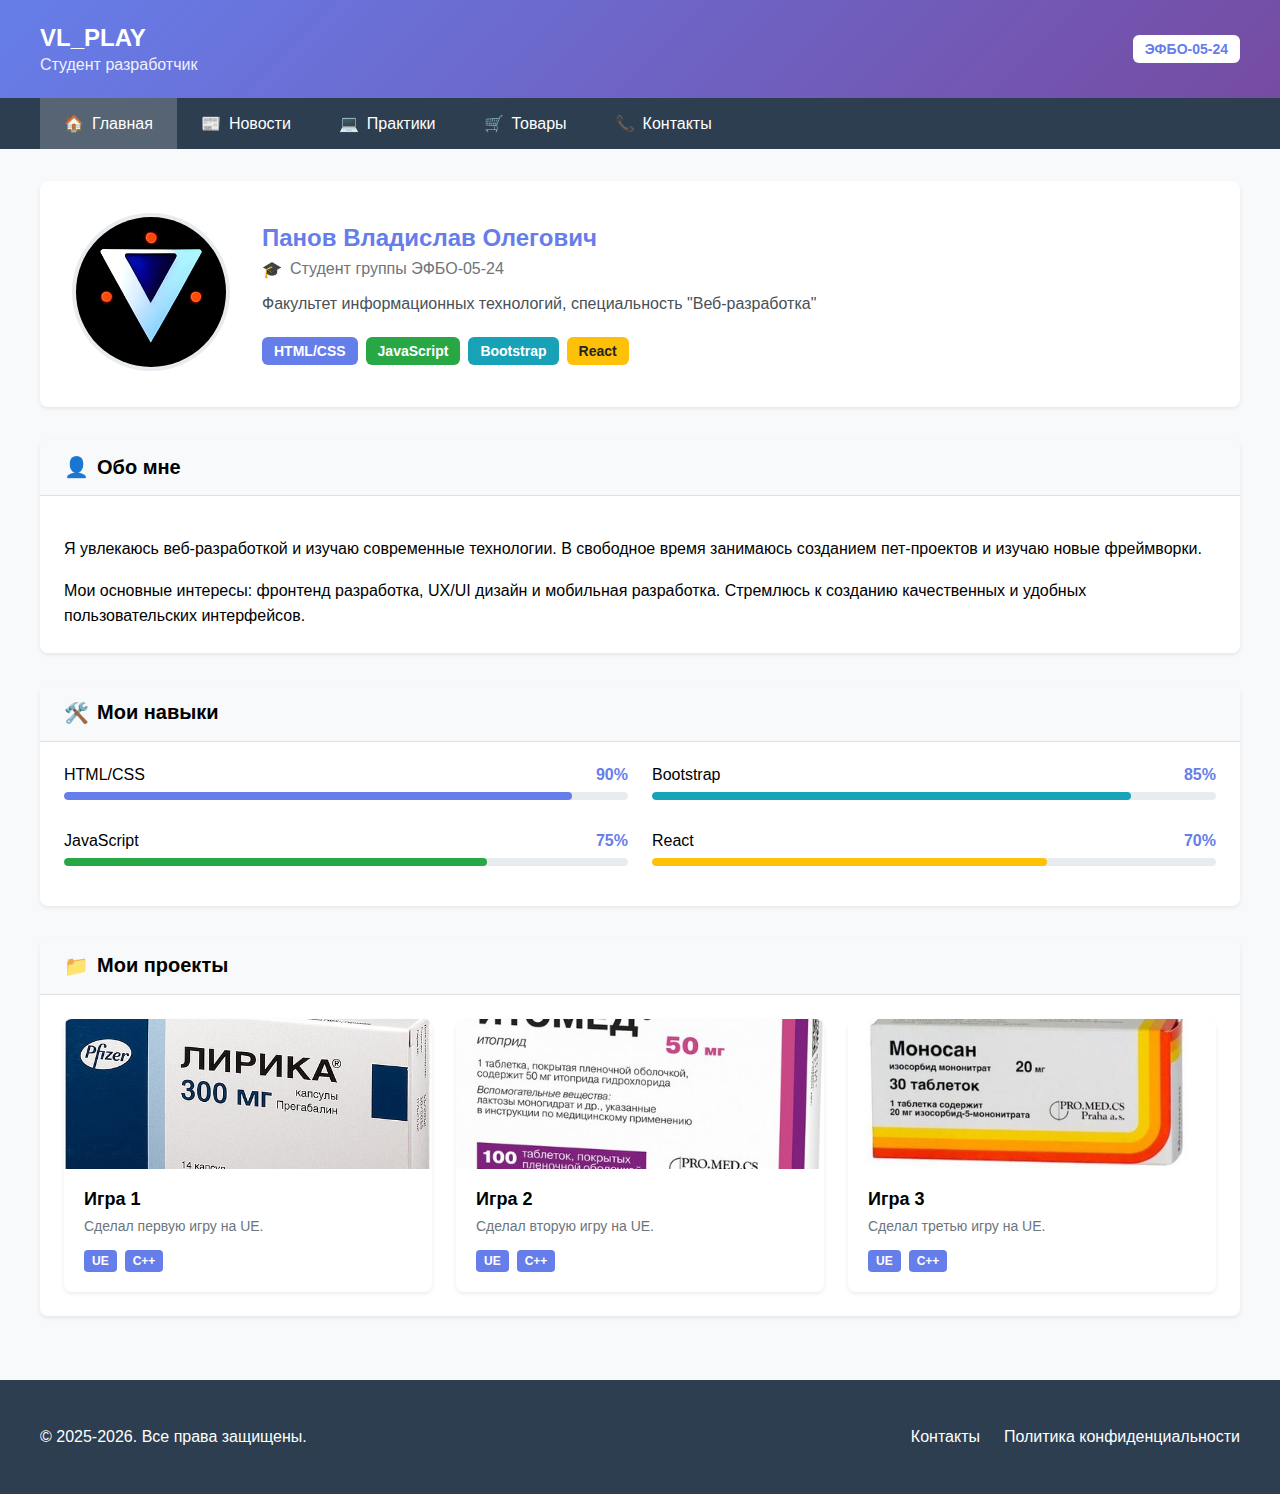
<file: index.html>
<!DOCTYPE html>
<html lang="ru">
<head>
    <meta charset="UTF-8">
    <meta name="viewport" content="width=device-width, initial-scale=1.0">
    <title>VL_PLAY | Главная</title>
    <link rel="stylesheet" href="css/styles.css">
    <link rel="stylesheet" href="css/custom.css">
</head>

<body class="bg-light">
    <div class="container-fluid">
        <!-- Header -->
        <header class="page-header">
            <div class="container">
                <div class="header-content">
                    <div class="header-text">
                        <h1 class="site-title">VL_PLAY</h1>
                        <p class="site-subtitle">Студент разработчик</p>
                    </div>
                    <div class="header-badge">
                        <span class="badge">ЭФБО-05-24</span>
                    </div>
                </div>
            </div>
        </header>

        <!-- Navigation -->
        <nav class="main-nav">
            <div class="container">
                <ul class="nav-menu">
                    <li class="nav-item">
                        <a class="nav-link active" href="index.html">
                            <span class="nav-icon">🏠</span>Главная
                        </a>
                    </li>
                    <li class="nav-item">
                        <a class="nav-link" href="pages/news.html">
                            <span class="nav-icon">📰</span>Новости
                        </a>
                    </li>
                    <li class="nav-item">
                        <a class="nav-link" href="pages/practices.html">
                            <span class="nav-icon">💻</span>Практики
                        </a>
                    </li>
                    <li class="nav-item">
                        <a class="nav-link" href="pages/goods.html">
                            <span class="nav-icon">🛒</span>Товары
                        </a>
                    </li>
                    <li class="nav-item">
                        <a class="nav-link" href="pages/contacts.html">
                            <span class="nav-icon">📞</span>Контакты
                        </a>
                    </li>
                </ul>
            </div>
        </nav>

        <!-- Main Content -->
        <main class="main-content container">
            <!-- Profile Section -->
            <section class="section">
                <div class="card profile-card">
                    <div class="card-body">
                        <div class="profile-content">
                            <div class="profile-image">
                                <img src="./assets/logo.png" alt="Фото студента" class="profile-img">
                            </div>
                            <div class="profile-info">
                                <h2 class="profile-name">Панов Владислав Олегович</h2>
                                <p class="profile-meta">
                                    <span class="meta-icon">🎓</span>
                                    Студент группы ЭФБО-05-24
                                </p>
                                <p class="profile-description">
                                    Факультет информационных технологий, специальность "Веб-разработка"
                                </p>
                                <div class="skills-tags">
                                    <span class="skill-tag html">HTML/CSS</span>
                                    <span class="skill-tag js">JavaScript</span>
                                    <span class="skill-tag bootstrap">Bootstrap</span>
                                    <span class="skill-tag react">React</span>
                                </div>
                            </div>
                        </div>
                    </div>
                </div>
            </section>

            <!-- About Section -->
            <section class="section">
                <div class="card">
                    <div class="card-header">
                        <h3 class="card-title">
                            <span class="title-icon">👤</span>
                            Обо мне
                        </h3>
                    </div>
                    <div class="card-body">
                        <p class="card-text">
                            Я увлекаюсь веб-разработкой и изучаю современные технологии.
                            В свободное время занимаюсь созданием пет-проектов и изучаю новые фреймворки.
                        </p>
                        <p class="card-text">
                            Мои основные интересы: фронтенд разработка, UX/UI дизайн и мобильная разработка.
                            Стремлюсь к созданию качественных и удобных пользовательских интерфейсов.
                        </p>
                    </div>
                </div>
            </section>

            <!-- Skills Section -->
            <section class="section">
                <div class="card">
                    <div class="card-header">
                        <h3 class="card-title">
                            <span class="title-icon">🛠️</span>
                            Мои навыки
                        </h3>
                    </div>
                    <div class="card-body">
                        <div class="skills-grid">
                            <div class="skills-column">
                                <div class="skill-item">
                                    <div class="skill-header">
                                        <span>HTML/CSS</span>
                                        <span class="skill-percent">90%</span>
                                    </div>
                                    <div class="progress">
                                        <div class="progress-bar html-css" style="width: 90%"></div>
                                    </div>
                                </div>
                                <div class="skill-item">
                                    <div class="skill-header">
                                        <span>JavaScript</span>
                                        <span class="skill-percent">75%</span>
                                    </div>
                                    <div class="progress">
                                        <div class="progress-bar js" style="width: 75%"></div>
                                    </div>
                                </div>
                            </div>
                            <div class="skills-column">
                                <div class="skill-item">
                                    <div class="skill-header">
                                        <span>Bootstrap</span>
                                        <span class="skill-percent">85%</span>
                                    </div>
                                    <div class="progress">
                                        <div class="progress-bar bootstrap" style="width: 85%"></div>
                                    </div>
                                </div>
                                <div class="skill-item">
                                    <div class="skill-header">
                                        <span>React</span>
                                        <span class="skill-percent">70%</span>
                                    </div>
                                    <div class="progress">
                                        <div class="progress-bar react" style="width: 70%"></div>
                                    </div>
                                </div>
                            </div>
                        </div>
                    </div>
                </div>
            </section>

            <!-- Projects Section -->
            <section class="section">
                <div class="card">
                    <div class="card-header">
                        <h3 class="card-title">
                            <span class="title-icon">📁</span>
                            Мои проекты
                        </h3>
                    </div>
                    <div class="card-body">
                        <div class="projects-grid">
                            <div class="project-card">
                                <img src="./assets/good1.jpg" class="project-image" alt="Игра 1">
                                <div class="project-content">
                                    <h5 class="project-title">Игра 1</h5>
                                    <p class="project-description">
                                        Сделал первую игру на UE.
                                    </p>
                                    <div class="project-tags">
                                        <span class="project-tag">UE</span>
                                        <span class="project-tag">C++</span>
                                    </div>
                                </div>
                            </div>
                            <div class="project-card">
                                <img src="./assets/good2.jpg" class="project-image" alt="Игра 2">
                                <div class="project-content">
                                    <h5 class="project-title">Игра 2</h5>
                                    <p class="project-description">
                                        Сделал вторую игру на UE.
                                    </p>
                                    <div class="project-tags">
                                        <span class="project-tag">UE</span>
                                        <span class="project-tag">C++</span>
                                    </div>
                                </div>
                            </div>
                            <div class="project-card">
                                <img src="./assets/good3.jpg" class="project-image" alt="Игра 3">
                                <div class="project-content">
                                    <h5 class="project-title">Игра 3</h5>
                                    <p class="project-description">
                                        Сделал третью игру на UE.
                                    </p>
                                    <div class="project-tags">
                                        <span class="project-tag">UE</span>
                                        <span class="project-tag">C++</span>
                                    </div>
                                </div>
                            </div>
                        </div>
                    </div>
                </div>
            </section>
        </main>

        <!-- Footer -->
        <footer class="main-footer">
            <div class="container">
                <div class="footer-content">
                    <div class="footer-text">
                        <p>&copy; 2025-2026. Все права защищены.</p>
                    </div>
                    <div class="footer-links">
                        <a href="pages/contacts.html" class="footer-link">Контакты</a>
                        <a href="#" class="footer-link">Политика конфиденциальности</a>
                    </div>
                </div>
            </div>
        </footer>
    </div>

    <script src="./js/main.js"></script>
</body>
</html>
</file>
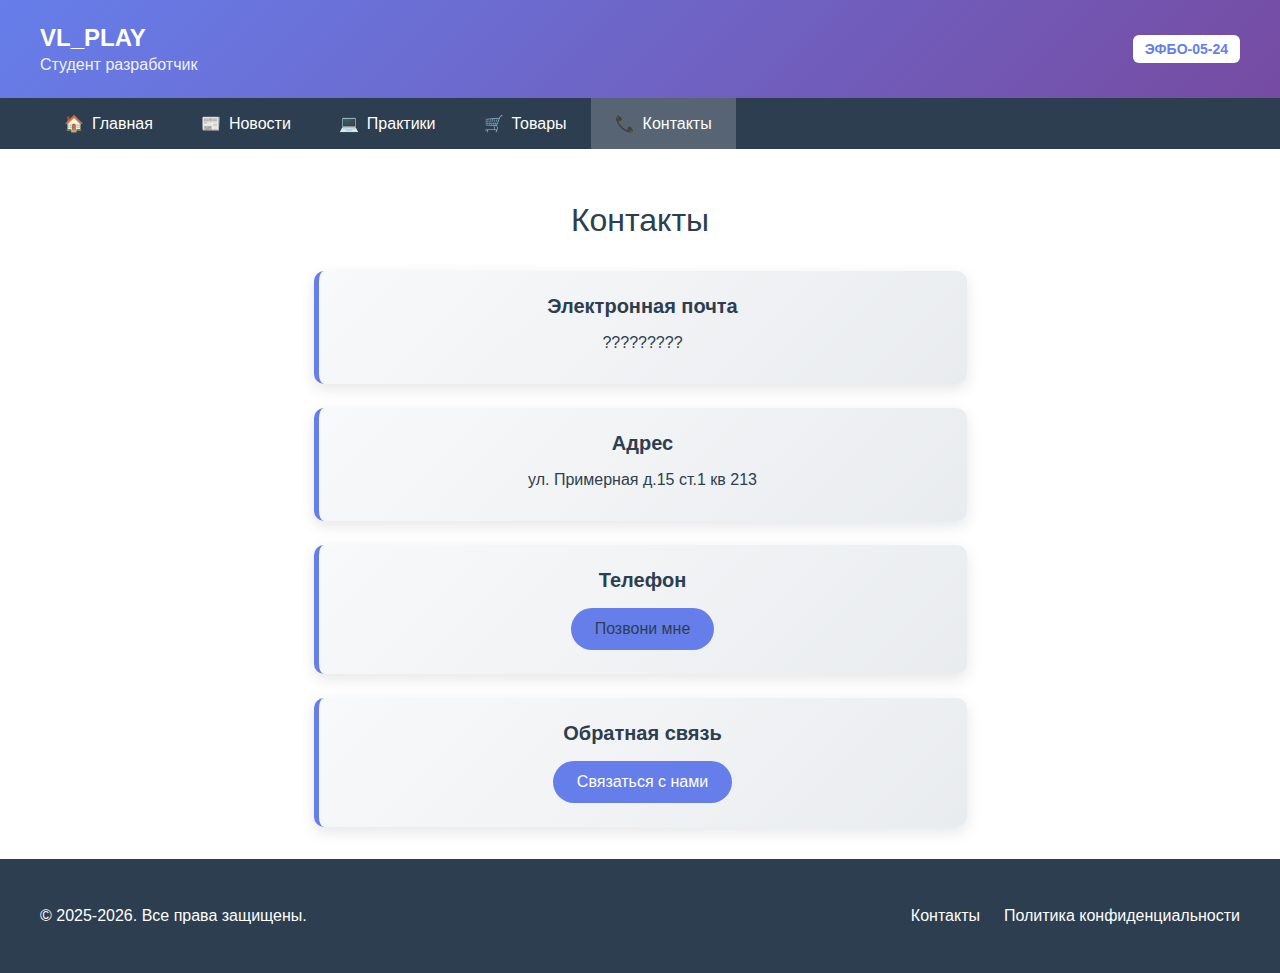
<file: pages/contacts.html>
<!DOCTYPE html>
<html lang="ru">
<head>
    <meta charset="UTF-8">
    <meta name="viewport" content="width=device-width, initial-scale=1.0">
    <title>VL_PLAY | Контакты</title>
    <link rel="stylesheet" href="../css/styles.css">
    <link rel="stylesheet" href="../css/custom.css">
    <style>
        /* Стили для модального окна */
        dialog::backdrop {
            background: rgba(0, 0, 0, 0.6);
            animation: fadeIn 0.3s ease;
        }

        dialog {
            border: none;
            border-radius: 12px;
            padding: 0;
            box-shadow: 0 10px 30px rgba(0, 0, 0, 0.3);
            animation: slideIn 0.3s ease;
            max-width: 500px;
            width: 90vw;
            max-height: 90vh;
            overflow-y: auto;
        }

        .modal-header {
            background: linear-gradient(135deg, #2c3e50 0%, #34495e 100%);
            color: white;
            padding: 1.5rem;
            border-radius: 12px 12px 0 0;
            margin: 0;
        }

        .modal-header h2 {
            margin: 0;
            color: white;
            font-size: 1.5rem;
        }

        .modal-content {
            padding: 2rem;
        }

        .form-group {
            margin-bottom: 1.5rem;
        }

        .form-group label {
            display: block;
            margin-bottom: 0.5rem;
            font-weight: 600;
            color: #2c3e50;
        }

        .form-group input,
        .form-group select,
        .form-group textarea {
            width: 100%;
            padding: 0.75rem;
            border: 2px solid #e9ecef;
            border-radius: 6px;
            font-size: 1rem;
            transition: border-color 0.3s ease;
            box-sizing: border-box;
        }

        .form-group input:focus,
        .form-group select:focus,
        .form-group textarea:focus {
            outline: none;
            border-color: #667eea;
        }

        .form-group textarea {
            min-height: 100px;
            resize: vertical;
        }

        .modal-actions {
            display: flex;
            gap: 1rem;
            justify-content: flex-end;
            margin-top: 2rem;
        }

        .btn {
            padding: 0.75rem 1.5rem;
            border: none;
            border-radius: 6px;
            cursor: pointer;
            font-size: 1rem;
            transition: all 0.3s ease;
            font-weight: 600;
        }

        .btn-primary {
            background: linear-gradient(135deg, #667eea 0%, #764ba2 100%);
            color: white;
        }

        .btn-primary:hover {
            transform: translateY(-2px);
            box-shadow: 0 5px 15px rgba(102, 126, 234, 0.4);
        }

        .btn-secondary {
            background: #f8f9fa;
            color: #2c3e50;
            border: 2px solid #e9ecef;
        }

        .btn-secondary:hover {
            background: #e9ecef;
        }

        .required {
            color: #e74c3c;
        }

        @keyframes fadeIn {
            from { opacity: 0; }
            to { opacity: 1; }
        }

        @keyframes slideIn {
            from {
                opacity: 0;
                transform: translateY(-50px) scale(0.9);
            }
            to {
                opacity: 1;
                transform: translateY(0) scale(1);
            }
        }

        /* Контактная информация */
        .contact-info {
            display: flex;
            flex-direction: column;
            align-items: center;
            gap: 1.5rem;
            max-width: 600px;
            margin: 0 auto;
        }

        .contact-item {
            background: linear-gradient(135deg, #f8f9fa 0%, #e9ecef 100%);
            padding: 1.5rem;
            border-radius: 10px;
            width: 100%;
            text-align: center;
            border-left: 5px solid var(--color-accent);
            box-shadow: 0 5px 15px rgba(0, 0, 0, 0.1);
        }

        .contact-item h3 {
            margin: 0 0 1rem 0;
            color: var(--color-main);
            font-size: 1.25rem;
        }

        .contact-item p {
            margin: 0.5rem 0;
            color: var(--color-text);
        }

        .contact-item a {
            color: var(--color-text);
            text-decoration: none;
            transition: color 0.3s ease;
        }

        .contact-item a:hover {
            color: var(--color-accent);
            text-decoration: underline;
        }

        /* Адаптивность */
        @media (max-width: 600px) {
            dialog {
                margin: 1rem;
                width: calc(100vw - 2rem);
            }

            .modal-actions {
                flex-direction: column;
            }

            .btn {
                width: 100%;
            }
        }
    </style>
</head>
<body>
    <header class="page-header">
        <div class="container">
            <div class="header-content">
                <div class="header-text">
                    <h1 class="site-title">VL_PLAY</h1>
                    <p class="site-subtitle">Студент разработчик</p>
                </div>
                <div class="header-badge">
                    <span class="badge">ЭФБО-05-24</span>
                </div>
            </div>
        </div>
    </header>

    <nav class="main-nav">
        <div class="container">
            <ul class="nav-menu">
                <li class="nav-item">
                    <a class="nav-link" href="../index.html">
                        <span class="nav-icon">🏠</span>Главная
                    </a>
                </li>
                <li class="nav-item">
                    <a class="nav-link" href="./news.html">
                        <span class="nav-icon">📰</span>Новости
                    </a>
                </li>
                <li class="nav-item">
                    <a class="nav-link" href="./practices.html">
                        <span class="nav-icon">💻</span>Практики
                    </a>
                </li>
                <li class="nav-item">
                    <a class="nav-link" href="./goods.html">
                        <span class="nav-icon">🛒</span>Товары
                    </a>
                </li>
                <li class="nav-item">
                    <a class="nav-link active" href="./contacts.html">
                        <span class="nav-icon">📞</span>Контакты
                    </a>
                </li>
            </ul>
        </div>
    </nav>

    <main class="main-content container">
        <h1 class="page-title">Контакты</h1>
        <div class="contact-info">
            <div class="contact-item">
                <h3>Электронная почта</h3>
                <p><a href="mailto:?????????">?????????</a></p>
            </div>
            <div class="contact-item">
                <h3>Адрес</h3>
                <p>ул. Примерная д.15 ст.1 кв 213</p>
            </div>
            <div class="contact-item">
                <h3>Телефон</h3>
                <a href="tel:+79005399054" class="contact-block__button">Позвони мне</a>
            </div>
            <div class="contact-item">
                <h3>Обратная связь</h3>
                <button class="contact-block__button" onclick="contactModal.showModal()">Связаться с нами</button>
            </div>
        </div>
    </main>

    <footer class="main-footer">
        <div class="container">
            <div class="footer-content">
                <div class="footer-text">
                    <p>&copy; 2025-2026. Все права защищены.</p>
                </div>
                <div class="footer-links">
                    <a href="./contacts.html" class="footer-link">Контакты</a>
                    <a href="#" class="footer-link">Политика конфиденциальности</a>
                </div>
            </div>
        </div>
    </footer>

    <!-- Модальное окно для формы обратной связи -->
    <dialog id="contactModal">
        <div class="modal-header">
            <h2>Форма обратной связи</h2>
        </div>

        <div class="modal-content">
            <form id="feedbackForm" method="dialog">
                <div class="form-group">
                    <label for="name">Имя <span class="required">*</span></label>
                    <input type="text" id="name" name="name" required placeholder="Введите ваше имя">
                </div>
                <div class="form-group">
                    <label for="phone">Телефон <span class="required">*</span></label>
                    <input type="tel" id="phone" name="phone" required placeholder="+7 (XXX) XXX-XX-XX">
                </div>
                <div class="form-group">
                    <label for="email">Электронная почта <span class="required">*</span></label>
                    <input type="email" id="email" name="email" required placeholder="example@mail.ru">
                </div>
                <div class="form-group">
                    <label for="category">Категория обращения <span class="required">*</span></label>
                    <select id="category" name="category" required>
                        <option value="">Выберите категорию</option>
                        <option value="technical">Техническая поддержка</option>
                        <option value="commercial">Коммерческое предложение</option>
                        <option value="cooperation">Сотрудничество</option>
                        <option value="complaint">Жалоба</option>
                        <option value="suggestion">Предложение</option>
                        <option value="other">Другое</option>
                    </select>
                </div>
                <div class="form-group">
                    <label for="message">Текст обращения <span class="required">*</span></label>
                    <textarea id="message" name="message" required placeholder="Опишите вашу проблему или вопрос..."></textarea>
                </div>

                <div class="modal-actions">
                    <button type="button" class="btn btn-secondary" onclick="contactModal.close()">Отмена</button>
                    <button type="button" class="btn btn-primary" onclick="submitForm()">Отправить</button>
                </div>
            </form>
        </div>
    </dialog>

    <script>
        // Функция для отправки формы
        function submitForm() {
            const form = document.getElementById('feedbackForm');
            const formData = new FormData(form);

            // Простая валидация
            if (!form.checkValidity()) {
                form.reportValidity();
                return;
            }

            // Собираем данные формы
            const data = {
                name: formData.get('name'),
                phone: formData.get('phone'),
                email: formData.get('email'),
                category: formData.get('category'),
                message: formData.get('message')
            };

            // В реальном приложении здесь был бы AJAX-запрос
            console.log('Данные формы:', data);

            // Показываем уведомление об успешной отправке
            alert('Спасибо! Ваше обращение отправлено. Мы свяжемся с вами в ближайшее время.');

            // Закрываем модальное окно
            contactModal.close();

            // Очищаем форму
            form.reset();
        }

        // Закрытие модального окна по клику на фон
        document.getElementById('contactModal').addEventListener('click', function(event) {
            if (event.target === this) {
                this.close();
            }
        });

        // Обработка отправки формы через Enter (предотвращаем стандартное поведение)
        document.getElementById('feedbackForm').addEventListener('keypress', function(event) {
            if (event.key === 'Enter' && event.target.type !== 'textarea') {
                event.preventDefault();
            }
        });
    </script>
</body>
</html>
</file>
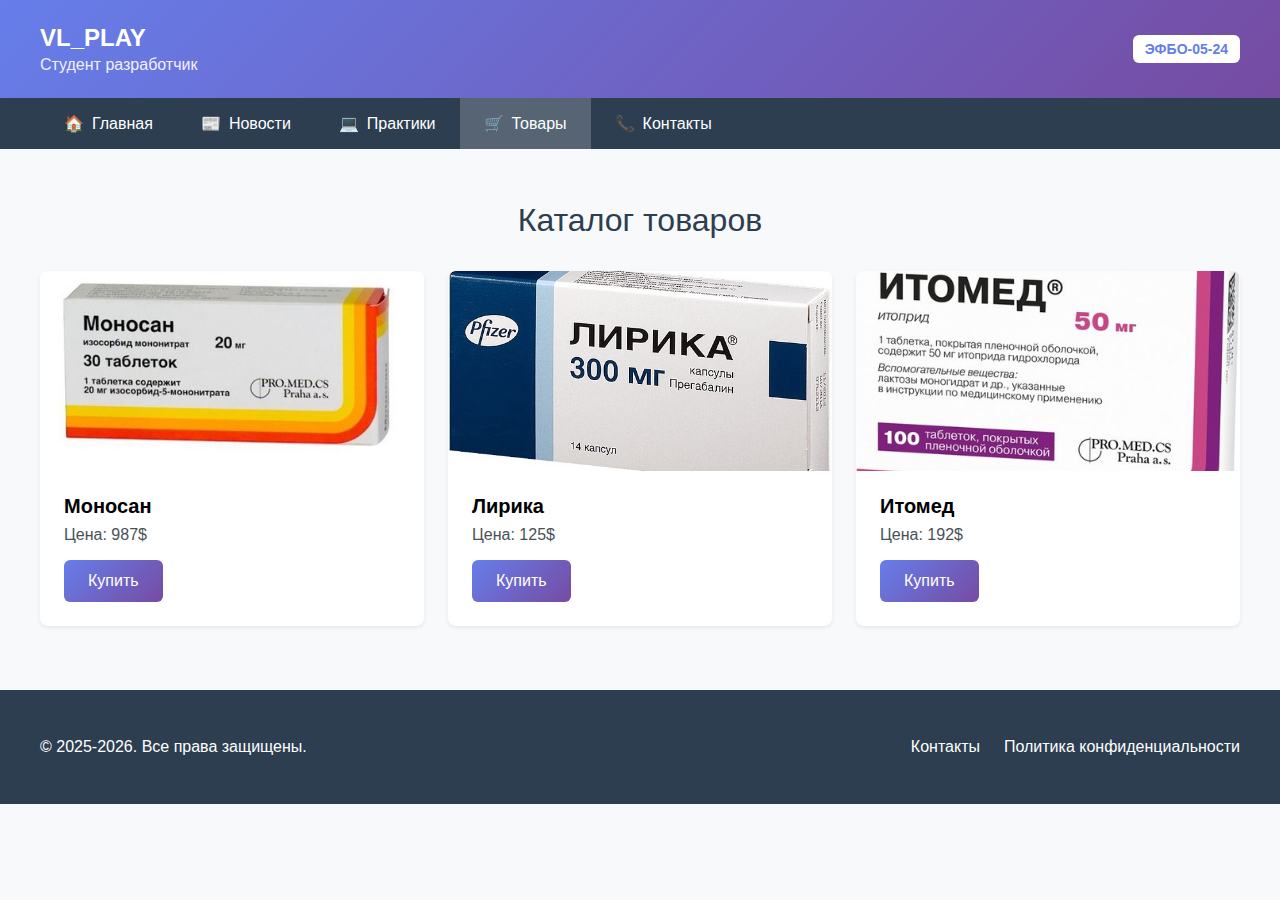
<file: pages/goods.html>
<!DOCTYPE html>
<html lang="ru">
<head>
    <meta charset="UTF-8">
    <meta name="viewport" content="width=device-width, initial-scale=1.0">
    <title>VL_PLAY | Товары</title>
    <link rel="stylesheet" href="../css/styles.css">
    <link rel="stylesheet" href="../css/custom.css">
</head>
<body class="bg-light">
    <div class="container-fluid">
        <!-- Header -->
        <header class="page-header">
            <div class="container">
                <div class="header-content">
                    <div class="header-text">
                        <h1 class="site-title">VL_PLAY</h1>
                        <p class="site-subtitle">Студент разработчик</p>
                    </div>
                    <div class="header-badge">
                        <span class="badge">ЭФБО-05-24</span>
                    </div>
                </div>
            </div>
        </header>

        <!-- Navigation -->
        <nav class="main-nav">
            <div class="container">
                <ul class="nav-menu">
                    <li class="nav-item">
                        <a class="nav-link" href="../index.html">
                            <span class="nav-icon">🏠</span>Главная
                        </a>
                    </li>
                    <li class="nav-item">
                        <a class="nav-link" href="./news.html">
                            <span class="nav-icon">📰</span>Новости
                        </a>
                    </li>
                    <li class="nav-item">
                        <a class="nav-link" href="./practices.html">
                            <span class="nav-icon">💻</span>Практики
                        </a>
                    </li>
                    <li class="nav-item">
                        <a class="nav-link active" href="./goods.html">
                            <span class="nav-icon">🛒</span>Товары
                        </a>
                    </li>
                    <li class="nav-item">
                        <a class="nav-link" href="./contacts.html">
                            <span class="nav-icon">📞</span>Контакты
                        </a>
                    </li>
                </ul>
            </div>
        </nav>

        <!-- Main Content -->
        <main class="main-content container">
            <h1 class="page-title">Каталог товаров</h1>
            <div class="goods-grid">
                <div class="goods-card">
                    <img src="../assets/good3.jpg" class="goods-image" alt="Моносан">
                    <div class="goods-content">
                        <h5 class="goods-title">Моносан</h5>
                        <p class="goods-price">Цена: 987$</p>
                        <button class="btn btn-primary">Купить</button>
                    </div>
                </div>
                <div class="goods-card">
                    <img src="../assets/good1.jpg" class="goods-image" alt="Лирика">
                    <div class="goods-content">
                        <h5 class="goods-title">Лирика</h5>
                        <p class="goods-price">Цена: 125$</p>
                        <button class="btn btn-primary">Купить</button>
                    </div>
                </div>
                <div class="goods-card">
                    <img src="../assets/good2.jpg" class="goods-image" alt="Итомед">
                    <div class="goods-content">
                        <h5 class="goods-title">Итомед</h5>
                        <p class="goods-price">Цена: 192$</p>
                        <button class="btn btn-primary">Купить</button>
                    </div>
                </div>
            </div>
        </main>

        <!-- Footer -->
        <footer class="main-footer">
            <div class="container">
                <div class="footer-content">
                    <div class="footer-text">
                        <p>&copy; 2025-2026. Все права защищены.</p>
                    </div>
                    <div class="footer-links">
                        <a href="./contacts.html" class="footer-link">Контакты</a>
                        <a href="#" class="footer-link">Политика конфиденциальности</a>
                    </div>
                </div>
            </div>
        </footer>
    </div>

    <script src="../js/main.js"></script>
</body>
</html>
</file>
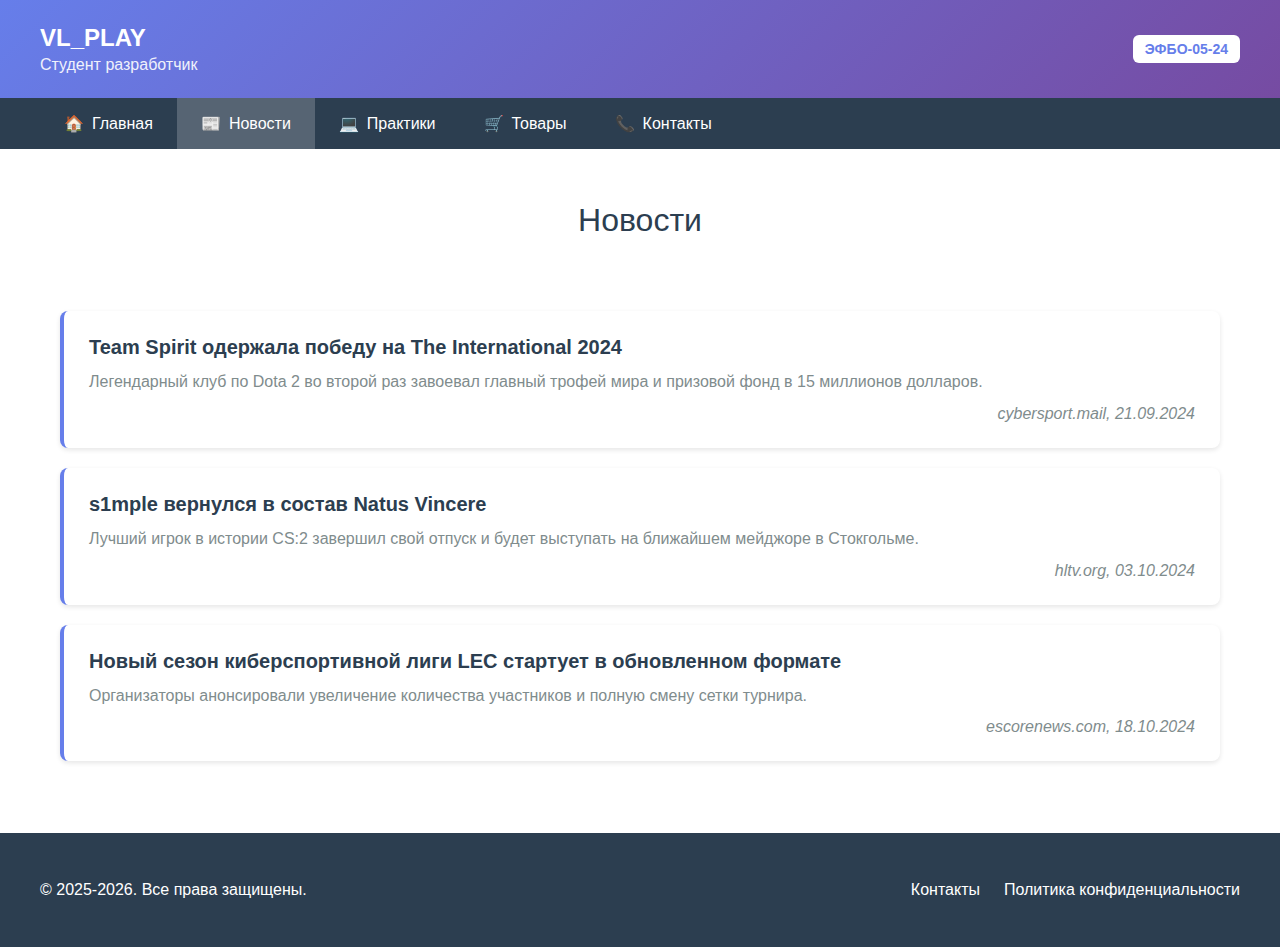
<file: pages/news.html>
<!DOCTYPE html>
<html lang="ru">
<head>
   <meta charset="UTF-8">
   <meta name="viewport" content="width=device-width, initial-scale=1.0">
   <title>VL_PLAY | Новости</title>
   <link rel="stylesheet" href="../css/styles.css">
   <link rel="stylesheet" href="../css/custom.css">
</head>
<body>
   <header class="page-header">
        <div class="container">
            <div class="header-content">
                <div class="header-text">
                    <h1 class="site-title">VL_PLAY</h1>
                    <p class="site-subtitle">Студент разработчик</p>
                </div>
                <div class="header-badge">
                    <span class="badge">ЭФБО-05-24</span>
                </div>
            </div>
        </div>
    </header>

    <nav class="main-nav">
        <div class="container">
            <ul class="nav-menu">
                <li class="nav-item">
                    <a class="nav-link" href="../index.html">
                        <span class="nav-icon">🏠</span>Главная
                    </a>
                </li>
                <li class="nav-item">
                    <a class="nav-link active" href="./news.html">
                        <span class="nav-icon">📰</span>Новости
                    </a>
                </li>
                <li class="nav-item">
                    <a class="nav-link" href="./practices.html">
                        <span class="nav-icon">💻</span>Практики
                    </a>
                </li>
                <li class="nav-item">
                    <a class="nav-link" href="./goods.html">
                        <span class="nav-icon">🛒</span>Товары
                    </a>
                </li>
                <li class="nav-item">
                    <a class="nav-link" href="./contacts.html">
                        <span class="nav-icon">📞</span>Контакты
                    </a>
                </li>
            </ul>
        </div>
    </nav>

   <main class="main-content container">
      <h1 class="page-title">Новости</h1>
      <div class="news-section">
         <section class="news-card">
            <h2 class="news-title">
               Team Spirit одержала победу на The International 2024
            </h2>
            <p class="news-description">
               Легендарный клуб по Dota 2 во второй раз завоевал главный трофей мира и призовой фонд в 15 миллионов долларов.
            </p>
            <p class="news-date">
               cybersport.mail, 21.09.2024
            </p>
         </section>
         <section class="news-card">
            <h2 class="news-title">
               s1mple вернулся в состав Natus Vincere
            </h2>
            <p class="news-description">
               Лучший игрок в истории CS:2 завершил свой отпуск и будет выступать на ближайшем мейджоре в Стокгольме.
            </p>
            <p class="news-date">
               hltv.org, 03.10.2024
            </p>
         </section>
         <section class="news-card">
            <h2 class="news-title">
               Новый сезон киберспортивной лиги LEC стартует в обновленном формате
            </h2>
            <p class="news-description">
               Организаторы анонсировали увеличение количества участников и полную смену сетки турнира.
            </p>
            <p class="news-date">
               escorenews.com, 18.10.2024
            </p>
         </section>
      </div>
   </main>

   <footer class="main-footer">
        <div class="container">
            <div class="footer-content">
                <div class="footer-text">
                    <p>&copy; 2025-2026. Все права защищены.</p>
                </div>
                <div class="footer-links">
                    <a href="./contacts.html" class="footer-link">Контакты</a>
                    <a href="#" class="footer-link">Политика конфиденциальности</a>
                </div>
            </div>
        </div>
    </footer>
</body>
</html>
</file>
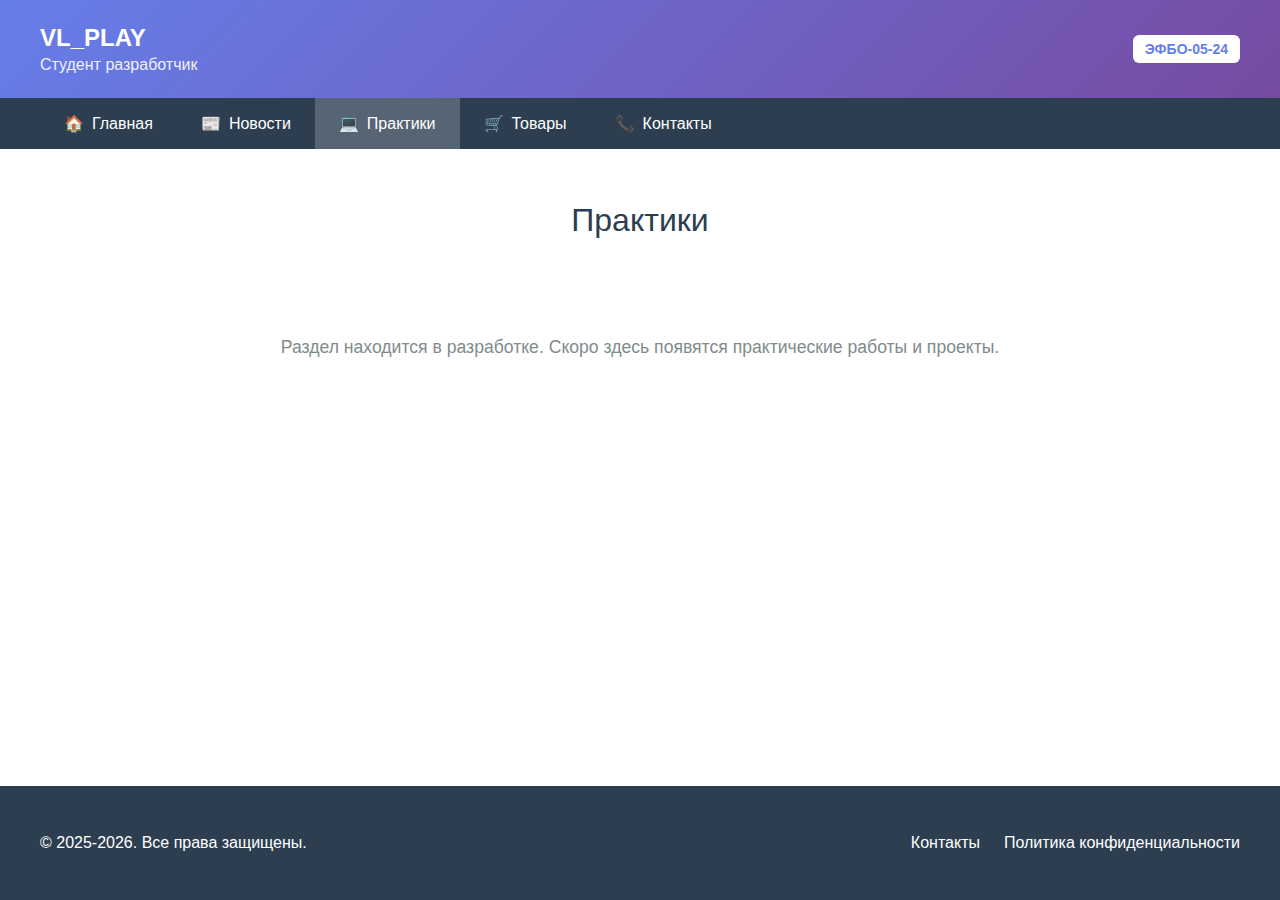
<file: pages/practices.html>
<!DOCTYPE html>
<html lang="ru">
<head>
   <meta charset="UTF-8">
   <meta name="viewport" content="width=device-width, initial-scale=1.0">
   <title>VL_PLAY | Практика</title>
   <link rel="stylesheet" href="../css/styles.css">
   <link rel="stylesheet" href="../css/custom.css">
</head>
<body>
   <header class="page-header">
        <div class="container">
            <div class="header-content">
                <div class="header-text">
                    <h1 class="site-title">VL_PLAY</h1>
                    <p class="site-subtitle">Студент разработчик</p>
                </div>
                <div class="header-badge">
                    <span class="badge">ЭФБО-05-24</span>
                </div>
            </div>
        </div>
    </header>

    <nav class="main-nav">
        <div class="container">
            <ul class="nav-menu">
                <li class="nav-item">
                    <a class="nav-link" href="../index.html">
                        <span class="nav-icon">🏠</span>Главная
                    </a>
                </li>
                <li class="nav-item">
                    <a class="nav-link" href="./news.html">
                        <span class="nav-icon">📰</span>Новости
                    </a>
                </li>
                <li class="nav-item">
                    <a class="nav-link active" href="./practices.html">
                        <span class="nav-icon">💻</span>Практики
                    </a>
                </li>
                <li class="nav-item">
                    <a class="nav-link" href="./goods.html">
                        <span class="nav-icon">🛒</span>Товары
                    </a>
                </li>
                <li class="nav-item">
                    <a class="nav-link" href="./contacts.html">
                        <span class="nav-icon">📞</span>Контакты
                    </a>
                </li>
            </ul>
        </div>
    </nav>

   <main class="main-content container">
      <h1 class="page-title">Практики</h1>
      <div class="coming-soon">
         <p>Раздел находится в разработке. Скоро здесь появятся практические работы и проекты.</p>
      </div>
   </main>

   <footer class="main-footer">
        <div class="container">
            <div class="footer-content">
                <div class="footer-text">
                    <p>&copy; 2025-2026. Все права защищены.</p>
                </div>
                <div class="footer-links">
                    <a href="./contacts.html" class="footer-link">Контакты</a>
                    <a href="#" class="footer-link">Политика конфиденциальности</a>
                </div>
            </div>
        </div>
    </footer>
</body>
</html>
</file>
<file: css/styles.css>
@charset "UTF-8";

/* CSS переменные */
:root {
  --color-main: #2c3e50;
  --color-accent: #667eea;
  --color-light: #ecf0f1;
  --color-dark: #34495e;
  --color-text: #2c3e50;
  --color-white: #ffffff;
  --color-gray: #7f8c8d;
  --color-green: #27ae60;
  --color-red: #e74c3c;

  --shadow: 0 2px 5px rgba(0,0,0,0.1);
  --radius: 8px;
  --space-sm: 10px;
  --space-md: 20px;
  --space-lg: 30px;

  --font-family: "Segoe UI", Tahoma, Geneva, Verdana, sans-serif;
  --font-size-base: 16px;
  --line-height: 1.6;
}

/* Основные стили для прижатия футера */
html, body {
  height: 100%;
  margin: 0;
  padding: 0;
}

body {
  font-family: var(--font-family);
  display: flex;
  flex-direction: column;
  min-height: 100vh;
}

.container-fluid {
  flex: 1 0 auto;
  width: 100%;
}

.main-footer {
  flex-shrink: 0;
  background: #2c3e50;
  color: white;
  padding: 2rem 0;
  margin-top: auto;
}

/* Additional styles for goods page */
.page-title {
    text-align: center;
    margin-bottom: 2rem;
    font-size: 2rem;
    color: var(--color-main);
    font-weight: 300;
}

.goods-grid {
    display: grid;
    grid-template-columns: repeat(auto-fit, minmax(300px, 1fr));
    gap: 1.5rem;
    margin-bottom: 2rem;
}

.goods-card {
    background: white;
    border-radius: 0.5rem;
    box-shadow: 0 0.125rem 0.25rem rgba(0, 0, 0, 0.075);
    overflow: hidden;
    transition: transform 0.3s ease, box-shadow 0.3s ease;
    display: flex;
    flex-direction: column;
    height: 100%;
}

.goods-card:hover {
    transform: translateY(-2px);
    box-shadow: 0 0.5rem 1rem rgba(0, 0, 0, 0.15);
}

.goods-image {
    width: 100%;
    height: 200px;
    object-fit: cover;
}

.goods-content {
    padding: 1.5rem;
    flex: 1;
    display: flex;
    flex-direction: column;
}

.goods-title {
    margin: 0 0 0.5rem 0;
    font-size: 1.25rem;
    font-weight: 600;
}

.goods-price {
    margin: 0 0 1rem 0;
    color: #495057;
    flex: 1;
}

.btn {
    display: inline-block;
    padding: 0.75rem 1.5rem;
    border: none;
    border-radius: 0.375rem;
    text-decoration: none;
    text-align: center;
    cursor: pointer;
    font-size: 1rem;
    font-weight: 500;
    transition: all 0.3s ease;
    align-self: flex-start;
    margin-top: auto;
}

.btn-primary {
    background: linear-gradient(135deg, #667eea 0%, #764ba2 100%);
    color: white;
}

.btn-primary:hover {
    transform: translateY(-2px);
    box-shadow: 0 5px 15px rgba(102, 126, 234, 0.4);
}

/* Button styles for contact page */
.contact-block__button {
    display: inline-block;
    background: var(--color-accent);
    color: var(--color-white);
    padding: 12px 24px;
    border-radius: 25px;
    text-decoration: none;
    font-weight: 500;
    transition: all 0.3s ease;
    border: none;
    cursor: pointer;
    font-size: 1rem;
}

.contact-block__button:hover {
    background: #5a6cd6;
    transform: translateY(-2px);
    box-shadow: 0 5px 15px rgba(102, 126, 234, 0.4);
}

.contact-block__button:focus {
    outline: 2px solid var(--color-accent);
    outline-offset: 2px;
}

/* Стили для новостей */
.news-section {
    padding: var(--space-md);
}

.news-card {
    background: var(--color-white);
    padding: 25px;
    margin: 20px 0;
    border-radius: var(--radius);
    box-shadow: var(--shadow);
    border-left: 4px solid var(--color-accent);
    transition: transform 0.3s ease;
}

.news-card:hover {
    transform: translateX(5px);
}

.news-title {
    font-size: 20px;
    color: var(--color-main);
    margin: 0 0 10px 0;
    font-weight: 600;
}

.news-description {
    color: var(--color-gray);
    line-height: var(--line-height);
    margin: 0 0 10px 0;
}

.news-date {
    color: var(--color-gray);
    font-style: italic;
    margin: 0;
    text-align: right;
}

/* Стили для раздела "В разработке" */
.coming-soon {
    text-align: center;
    padding: 3rem;
    color: var(--color-gray);
    font-size: 1.1rem;
}
</file>
<file: css/custom.css>
/* Custom CSS without Bootstrap */

/* Base Styles */
.container-fluid {
    width: 100%;
    margin: 0 auto;
}

.container {
    width: 100%;
    max-width: 1200px;
    margin: 0 auto;
    padding: 0 15px;
}

.bg-light {
    background-color: #f8f9fa;
}

/* Header Styles */
.page-header {
    background: linear-gradient(135deg, #667eea 0%, #764ba2 100%);
    color: white;
    padding: 1.5rem 0;
}

.header-content {
    display: flex;
    justify-content: space-between;
    align-items: center;
    flex-wrap: wrap;
}

.site-title {
    margin: 0;
    font-size: 1.5rem;
    font-weight: 600;
}

.site-subtitle {
    margin: 0.25rem 0 0 0;
    opacity: 0.9;
}

.badge {
    background: white;
    color: #667eea;
    padding: 0.375rem 0.75rem;
    border-radius: 0.375rem;
    font-size: 0.875rem;
    font-weight: 600;
}

/* Navigation Styles */
.main-nav {
    background: #2c3e50;
    padding: 0;
}

.nav-menu {
    list-style: none;
    margin: 0;
    padding: 0;
    display: flex;
    flex-wrap: wrap;
}

.nav-item {
    margin: 0;
}

.nav-link {
    color: white;
    text-decoration: none;
    padding: 1rem 1.5rem;
    display: flex;
    align-items: center;
    transition: background-color 0.3s ease;
}

.nav-link:hover {
    background-color: rgba(255, 255, 255, 0.1);
}

.nav-link.active {
    background-color: rgba(255, 255, 255, 0.2);
}

.nav-icon {
    margin-right: 0.5rem;
    font-size: 1rem;
}

/* Main Content */
.main-content {
    padding: 2rem 0;
    flex: 1;
}

.section {
    margin-bottom: 2rem;
}

/* Card Styles */
.card {
    background: white;
    border-radius: 0.5rem;
    box-shadow: 0 0.125rem 0.25rem rgba(0, 0, 0, 0.075);
    margin-bottom: 1.5rem;
    overflow: hidden;
}

.card-header {
    background: #f8f9fa;
    padding: 1rem 1.5rem;
    border-bottom: 1px solid #dee2e6;
}

.card-title {
    margin: 0;
    font-size: 1.25rem;
    font-weight: 600;
    display: flex;
    align-items: center;
}

.title-icon {
    margin-right: 0.5rem;
    font-size: 1.25rem;
}

.card-body {
    padding: 1.5rem;
}

.card-text {
    margin-bottom: 1rem;
    line-height: 1.6;
}

.card-text:last-child {
    margin-bottom: 0;
}

/* Profile Section */
.profile-card .card-body {
    padding: 2rem;
}

.profile-content {
    display: flex;
    align-items: center;
    flex-wrap: wrap;
    gap: 2rem;
}

.profile-image {
    flex: 0 0 auto;
    text-align: center;
}

.profile-img {
    width: 150px;
    height: 150px;
    border-radius: 50%;
    object-fit: cover;
    border: 4px solid #e9ecef;
}

.profile-info {
    flex: 1;
    min-width: 300px;
}

.profile-name {
    margin: 0 0 0.5rem 0;
    font-size: 1.5rem;
    color: #667eea;
    font-weight: 600;
}

.profile-meta {
    margin: 0 0 1rem 0;
    color: #6c757d;
    display: flex;
    align-items: center;
}

.meta-icon {
    margin-right: 0.5rem;
}

.profile-description {
    margin: 0 0 1.5rem 0;
    color: #495057;
}

.skills-tags {
    display: flex;
    flex-wrap: wrap;
    gap: 0.5rem;
}

.skill-tag {
    padding: 0.375rem 0.75rem;
    border-radius: 0.375rem;
    font-size: 0.875rem;
    font-weight: 600;
    color: white;
}

.skill-tag.html { background: #667eea; }
.skill-tag.js { background: #28a745; }
.skill-tag.bootstrap { background: #17a2b8; }
.skill-tag.react { background: #ffc107; color: #212529; }

/* Skills Section */
.skills-grid {
    display: grid;
    grid-template-columns: 1fr 1fr;
    gap: 1.5rem;
}

.skills-column {
    display: flex;
    flex-direction: column;
    gap: 1rem;
}

.skill-item {
    margin-bottom: 1rem;
}

.skill-header {
    display: flex;
    justify-content: space-between;
    margin-bottom: 0.5rem;
    font-weight: 500;
}

.skill-percent {
    color: #667eea;
    font-weight: 600;
}

.progress {
    height: 8px;
    background-color: #e9ecef;
    border-radius: 0.375rem;
    overflow: hidden;
}

.progress-bar {
    height: 100%;
    border-radius: 0.375rem;
    transition: width 0.6s ease;
}

.progress-bar.html-css { background: #667eea; }
.progress-bar.js { background: #28a745; }
.progress-bar.bootstrap { background: #17a2b8; }
.progress-bar.react { background: #ffc107; }

/* Projects Section */
.projects-grid {
    display: grid;
    grid-template-columns: repeat(auto-fit, minmax(300px, 1fr));
    gap: 1.5rem;
}

.project-card {
    background: white;
    border-radius: 0.5rem;
    box-shadow: 0 0.125rem 0.25rem rgba(0, 0, 0, 0.075);
    overflow: hidden;
    transition: transform 0.3s ease, box-shadow 0.3s ease;
    height: 100%;
    display: flex;
    flex-direction: column;
}

.project-card:hover {
    transform: translateY(-2px);
    box-shadow: 0 0.5rem 1rem rgba(0, 0, 0, 0.15);
}

.project-image {
    width: 100%;
    height: 150px;
    object-fit: cover;
}

.project-content {
    padding: 1.25rem;
    flex: 1;
    display: flex;
    flex-direction: column;
}

.project-title {
    margin: 0 0 0.5rem 0;
    font-size: 1.125rem;
    font-weight: 600;
}

.project-description {
    margin: 0 0 1rem 0;
    color: #6c757d;
    font-size: 0.875rem;
    flex: 1;
}

.project-tags {
    display: flex;
    flex-wrap: wrap;
    gap: 0.5rem;
}

.project-tag {
    background: #667eea;
    color: white;
    padding: 0.25rem 0.5rem;
    border-radius: 0.25rem;
    font-size: 0.75rem;
    font-weight: 600;
}

/* Footer Styles */
.main-footer {
    background: #2c3e50;
    color: white;
    padding: 2rem 0;
    margin-top: auto;
    width: 100%;
}

.footer-content {
    display: flex;
    justify-content: space-between;
    align-items: center;
    flex-wrap: wrap;
    gap: 1rem;
}

.footer-links {
    display: flex;
    gap: 1.5rem;
}

.footer-link {
    color: white;
    text-decoration: none;
    transition: opacity 0.3s ease;
}

.footer-link:hover {
    opacity: 0.8;
}

/* Контактная информация */
.contact-info {
    display: flex;
    flex-direction: column;
    align-items: center;
    gap: 1.5rem;
    max-width: 600px;
    margin: 0 auto;
}

.contact-item {
    background: linear-gradient(135deg, #f8f9fa 0%, #e9ecef 100%);
    padding: 1.5rem;
    border-radius: 10px;
    width: 100%;
    text-align: center;
    border-left: 5px solid var(--color-accent);
    box-shadow: 0 5px 15px rgba(0, 0, 0, 0.1);
}

.contact-item h3 {
    margin: 0 0 1rem 0;
    color: var(--color-main);
    font-size: 1.25rem;
}

.contact-item p {
    margin: 0.5rem 0;
    color: var(--color-text);
}

.contact-item a {
    color: var(--color-text);
    text-decoration: none;
    transition: color 0.3s ease;
}

.contact-item a:hover {
    color: var(--color-accent);
    text-decoration: underline;
}

/* Responsive Design */
@media (max-width: 768px) {
    .header-content {
        flex-direction: column;
        text-align: center;
        gap: 1rem;
    }
    
    .nav-menu {
        flex-direction: column;
    }
    
    .nav-link {
        justify-content: center;
    }
    
    .profile-content {
        flex-direction: column;
        text-align: center;
    }
    
    .profile-meta {
        justify-content: center;
    }
    
    .skills-grid {
        grid-template-columns: 1fr;
    }
    
    .projects-grid {
        grid-template-columns: 1fr;
    }
    
    .footer-content {
        flex-direction: column;
        text-align: center;
    }
    
    .footer-links {
        justify-content: center;
    }
}

@media (max-width: 480px) {
    .container {
        padding: 0 10px;
    }
    
    .card-body {
        padding: 1rem;
    }
    
    .profile-card .card-body {
        padding: 1.5rem;
    }
    
    .nav-link {
        padding: 0.75rem 1rem;
    }
}
</file>
